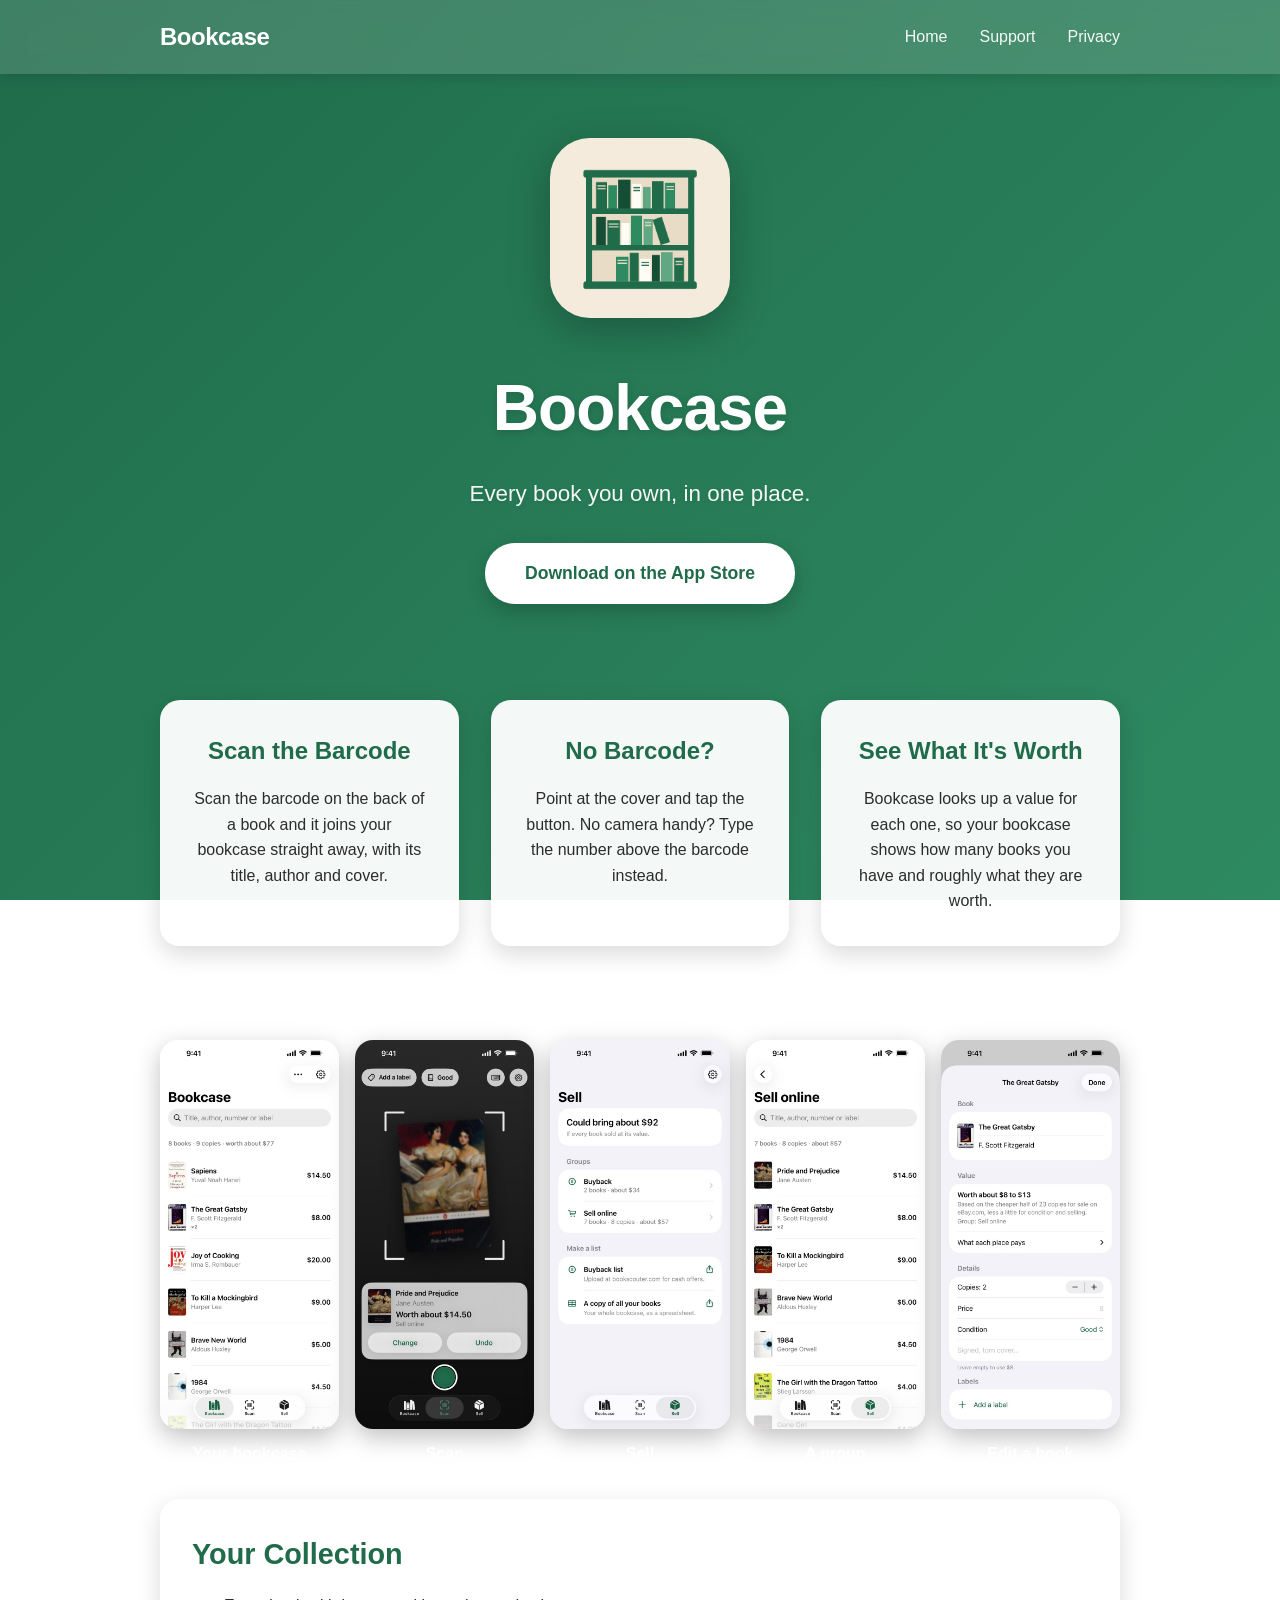
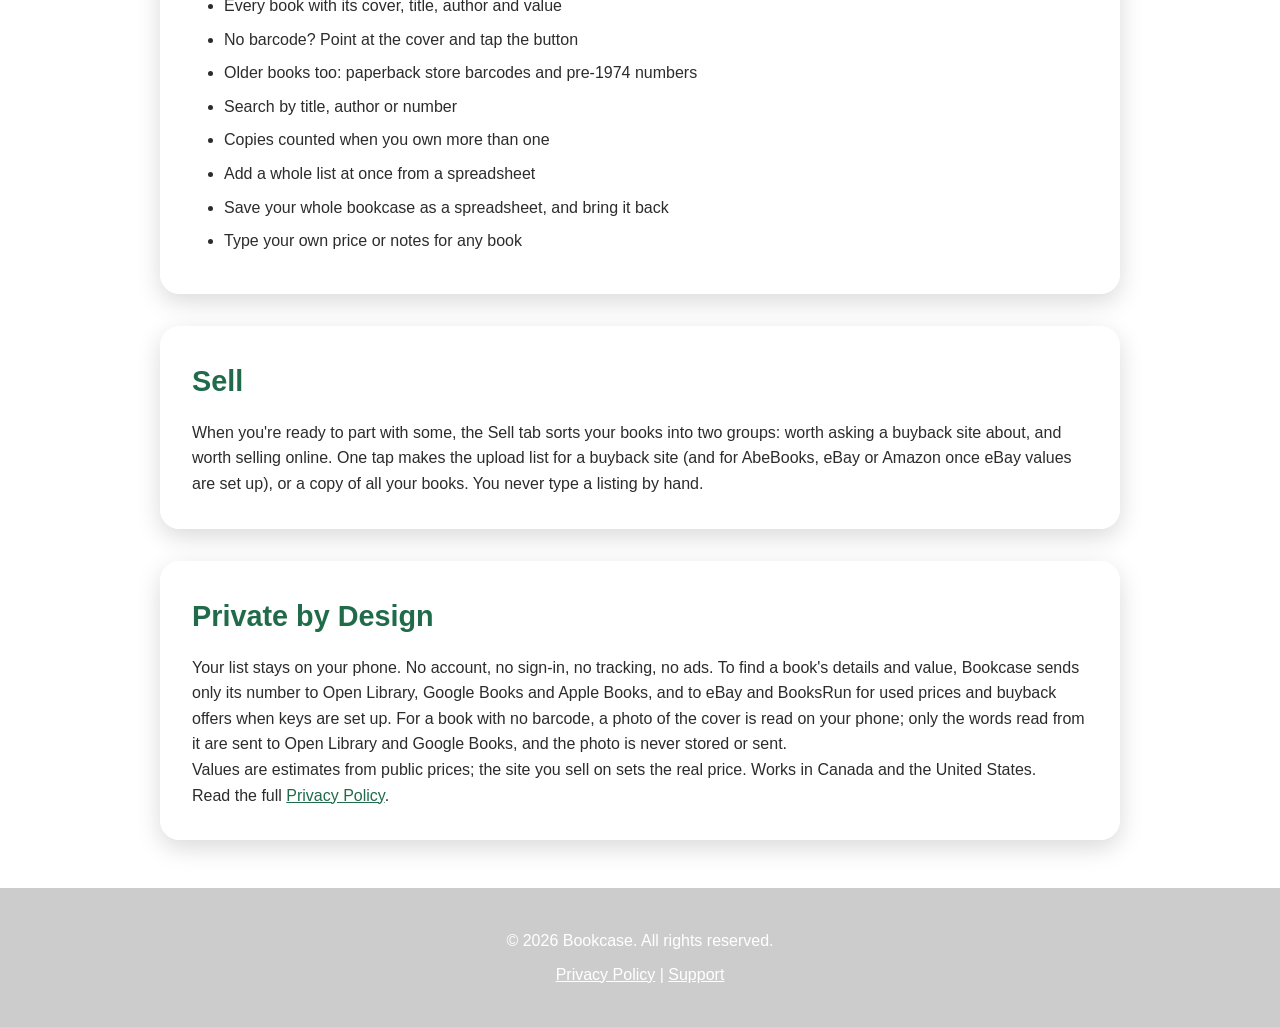
<file: index.html>
<!DOCTYPE html>
<html lang="en">
<head>
    <meta charset="UTF-8">
    <meta name="viewport" content="width=device-width, initial-scale=1.0">
    <meta name="robots" content="noindex, nofollow, noarchive">
    <title>Bookcase: Scan Your Shelf - Your books, with their value</title>
    <meta name="description" content="Scan a barcode and the book joins your bookcase with its title, cover and value. See what your collection is worth, and make a list when it's time to sell some.">
    <link rel="icon" type="image/png" href="bookcase-icon.png">
    <link rel="stylesheet" href="style.css">
</head>
<body>
    <nav>
        <div class="container">
            <h1>Bookcase</h1>
            <ul>
                <li><a href="index.html">Home</a></li>
                <li><a href="support.html">Support</a></li>
                <li><a href="privacy.html">Privacy</a></li>
            </ul>
        </div>
    </nav>

    <main class="container">
        <section class="hero">
            <div class="app-icon">
                <img src="bookcase-icon.png" alt="Bookcase App Icon" width="180" height="180">
            </div>
            <h2>Bookcase</h2>
            <p>Every book you own, in one place.</p>
            <div class="cta">
                <a href="https://apps.apple.com/app/id6824836922" class="button">Download on the App Store</a>
            </div>
        </section>

        <section class="features">
            <div class="feature-grid">
                <div class="feature">
                    <h4>Scan the Barcode</h4>
                    <p>Scan the barcode on the back of a book and it joins your bookcase straight away, with its title, author and cover.</p>
                </div>
                <div class="feature">
                    <h4>No Barcode?</h4>
                    <p>Point at the cover and tap the button. No camera handy? Type the number above the barcode instead.</p>
                </div>
                <div class="feature">
                    <h4>See What It's Worth</h4>
                    <p>Bookcase looks up a value for each one, so your bookcase shows how many books you have and roughly what they are worth.</p>
                </div>
            </div>
        </section>

        <section class="screenshots">
            <h3>See It</h3>
            <ul class="screenshot-row">
                <li>
                    <figure>
                        <img src="screenshots/01-bookcase.jpg" alt="The Bookcase tab: every book with its cover, title, author and value, and the total at the top" width="660" height="1434" loading="lazy" decoding="async">
                        <figcaption>Your bookcase</figcaption>
                    </figure>
                </li>
                <li>
                    <figure>
                        <img src="screenshots/02-scan.jpg" alt="The Scan tab: the camera reads a book, and a card shows its title, author and value" width="660" height="1434" loading="lazy" decoding="async">
                        <figcaption>Scan</figcaption>
                    </figure>
                </li>
                <li>
                    <figure>
                        <img src="screenshots/03-sell-and-give.jpg" alt="The Sell tab: books sorted into buyback and sell online groups, with lists to make" width="660" height="1434" loading="lazy" decoding="async">
                        <figcaption>Sell</figcaption>
                    </figure>
                </li>
                <li>
                    <figure>
                        <img src="screenshots/04-group.jpg" alt="A group: the books to sell online, with their values" width="660" height="1434" loading="lazy" decoding="async">
                        <figcaption>A group</figcaption>
                    </figure>
                </li>
                <li>
                    <figure>
                        <img src="screenshots/05-edit.jpg" alt="The edit sheet for a book: its value, copies, price, condition, notes and labels" width="660" height="1434" loading="lazy" decoding="async">
                        <figcaption>Edit a book</figcaption>
                    </figure>
                </li>
            </ul>
        </section>

        <section>
            <h3>Your Collection</h3>
            <ul>
                <li>Every book with its cover, title, author and value</li>
                <li>No barcode? Point at the cover and tap the button</li>
                <li>Older books too: paperback store barcodes and pre-1974 numbers</li>
                <li>Search by title, author or number</li>
                <li>Copies counted when you own more than one</li>
                <li>Add a whole list at once from a spreadsheet</li>
                <li>Save your whole bookcase as a spreadsheet, and bring it back</li>
                <li>Type your own price or notes for any book</li>
            </ul>
        </section>

        <section>
            <h3>Sell</h3>
            <p>When you're ready to part with some, the Sell tab sorts your books into two groups: worth asking a buyback site about, and worth selling online. One tap makes the upload list for a buyback site (and for AbeBooks, eBay or Amazon once eBay values are set up), or a copy of all your books. You never type a listing by hand.</p>
        </section>

        <section>
            <h3>Private by Design</h3>
            <p>Your list stays on your phone. No account, no sign-in, no tracking, no ads. To find a book's details and value, Bookcase sends only its number to Open Library, Google Books and Apple Books, and to eBay and BooksRun for used prices and buyback offers when keys are set up. For a book with no barcode, a photo of the cover is read on your phone; only the words read from it are sent to Open Library and Google Books, and the photo is never stored or sent.</p>
            <p>Values are estimates from public prices; the site you sell on sets the real price. Works in Canada and the United States.</p>
            <p>Read the full <a href="privacy.html">Privacy Policy</a>.</p>
        </section>
    </main>

    <footer>
        <div class="container">
            <p>&copy; 2026 Bookcase. All rights reserved.</p>
            <p><a href="privacy.html">Privacy Policy</a> | <a href="support.html">Support</a></p>
        </div>
    </footer>
</body>
</html>
</file>
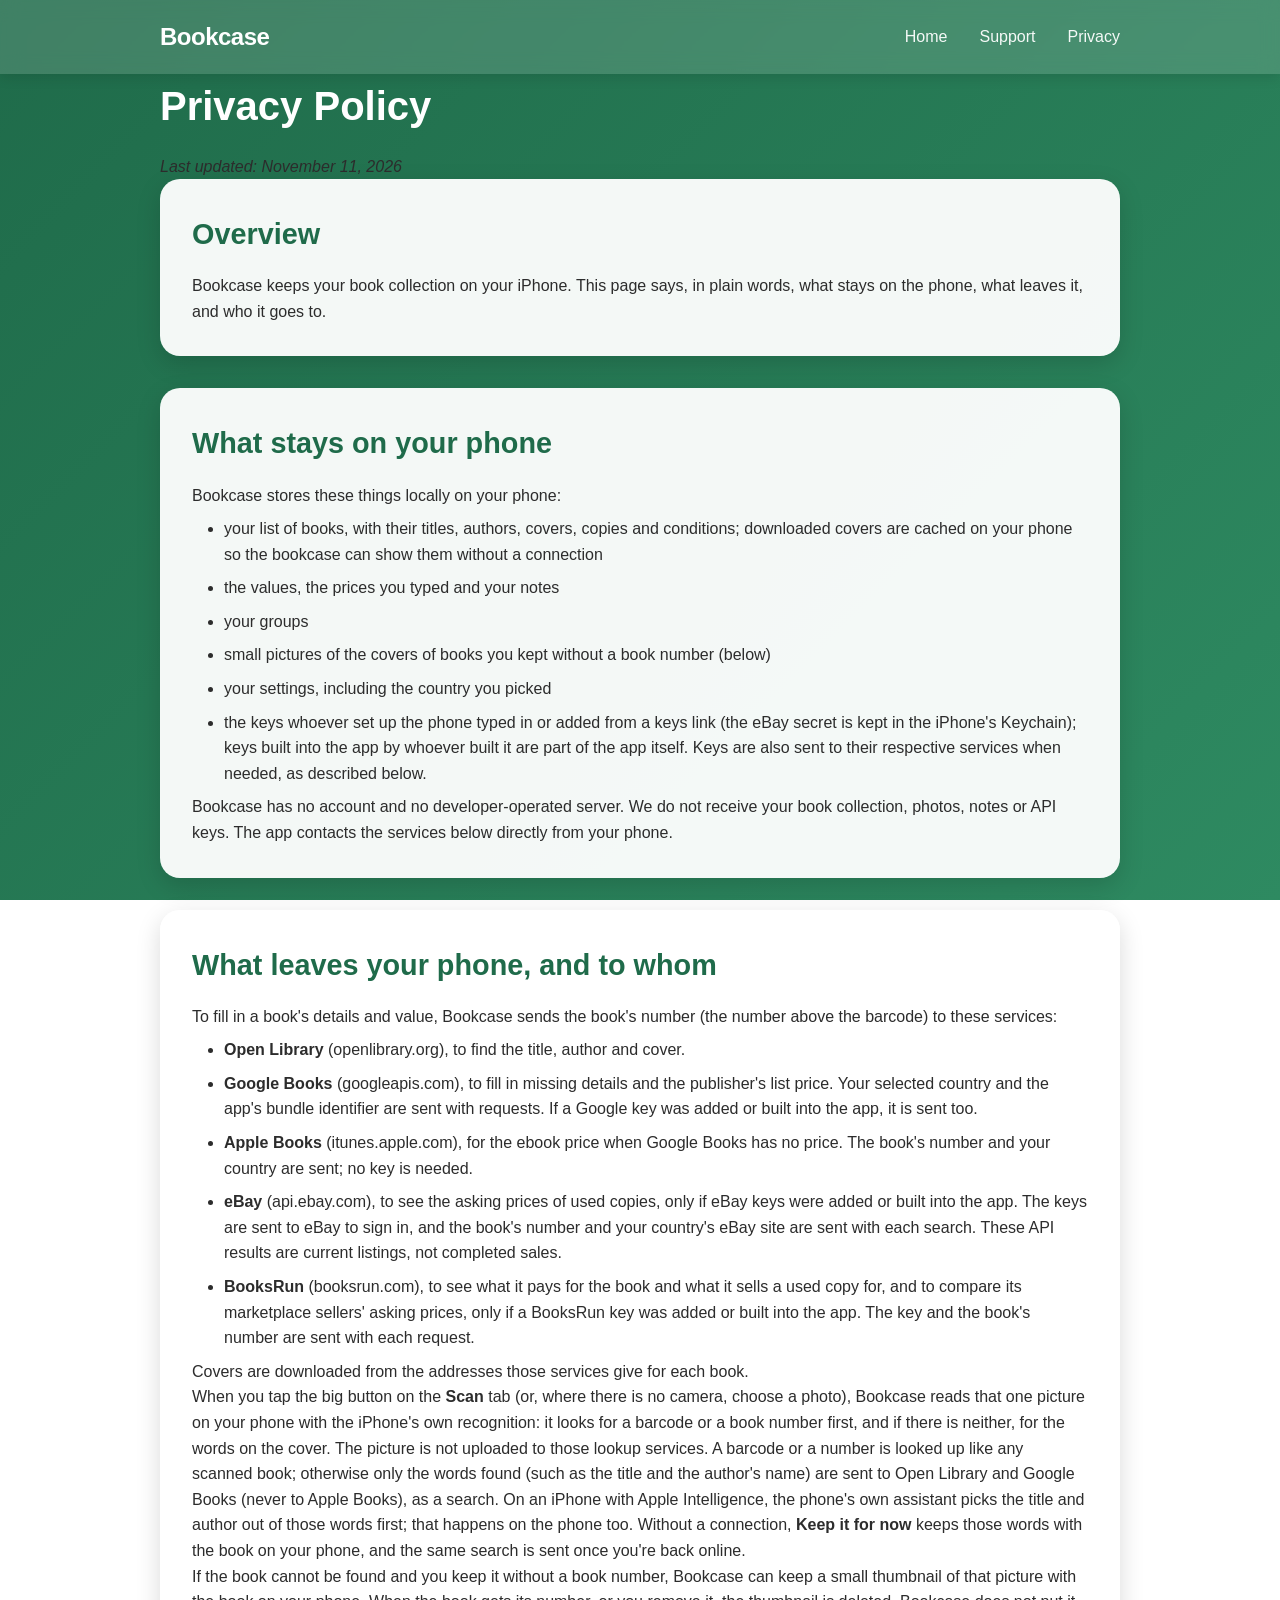
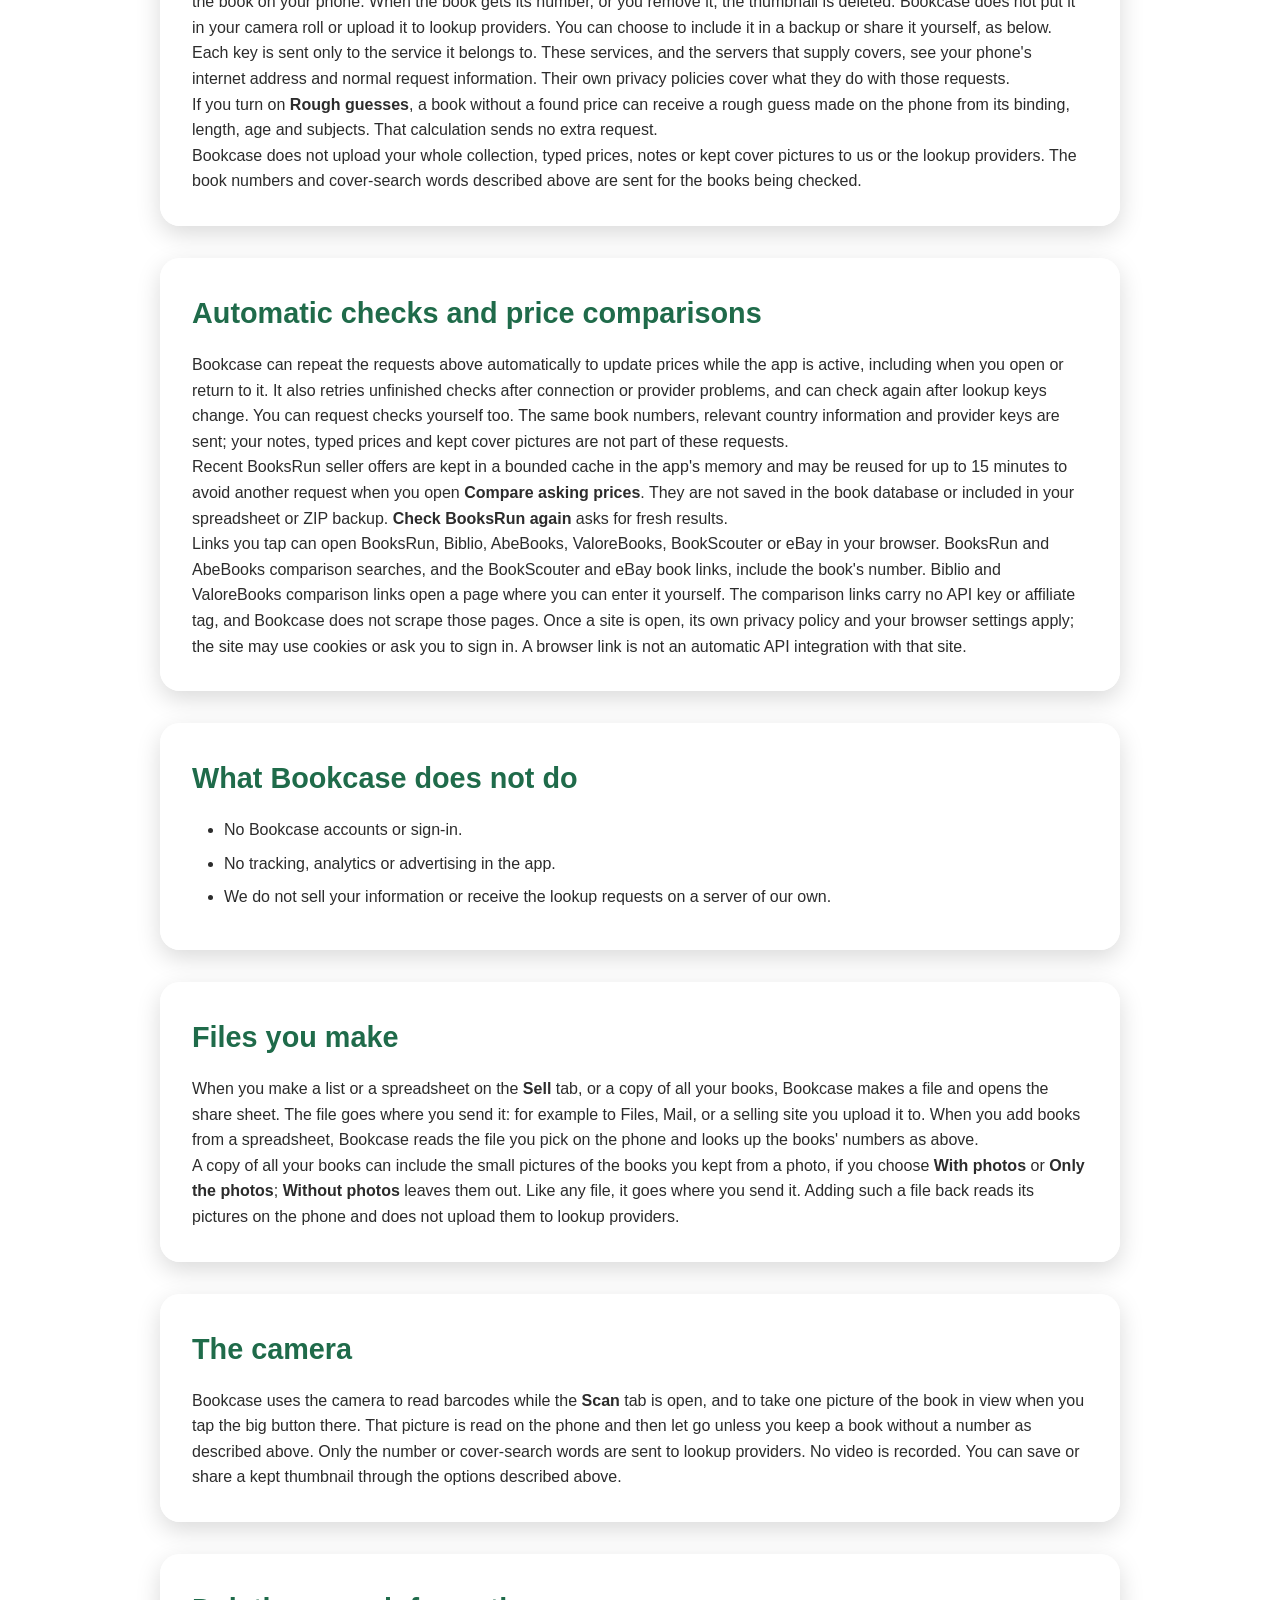
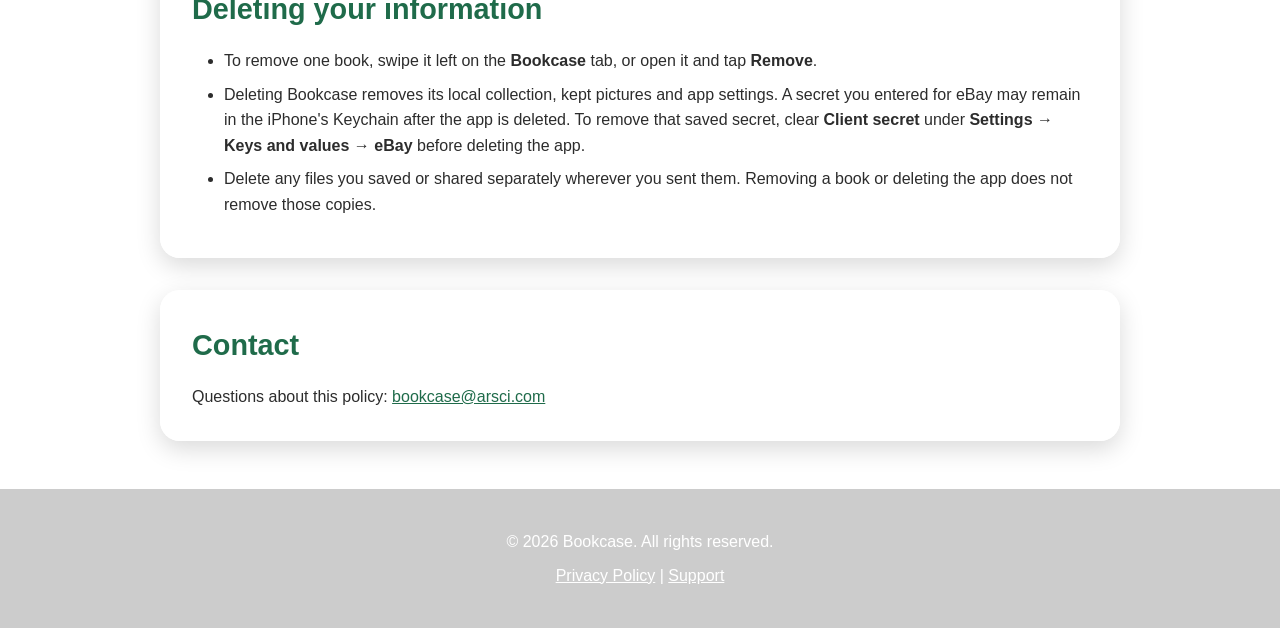
<file: privacy.html>
<!DOCTYPE html>
<html lang="en">
<head>
    <meta charset="UTF-8">
    <meta name="viewport" content="width=device-width, initial-scale=1.0">
    <meta name="robots" content="noindex, nofollow, noarchive">
    <title>Privacy Policy - Bookcase</title>
    <link rel="icon" type="image/png" href="bookcase-icon.png">
    <link rel="stylesheet" href="style.css">
</head>
<body>
    <nav>
        <div class="container">
            <h1>Bookcase</h1>
            <ul>
                <li><a href="index.html">Home</a></li>
                <li><a href="support.html">Support</a></li>
                <li><a href="privacy.html">Privacy</a></li>
            </ul>
        </div>
    </nav>

    <main class="container">
        <h2>Privacy Policy</h2>
        <p><em>Last updated: November 11, 2026</em></p>

        <section>
            <h3>Overview</h3>
            <p>Bookcase keeps your book collection on your iPhone. This page says, in plain words, what stays on the phone, what leaves it, and who it goes to.</p>
        </section>

        <section>
            <h3>What stays on your phone</h3>
            <p>Bookcase stores these things locally on your phone:</p>
            <ul>
                <li>your list of books, with their titles, authors, covers, copies and conditions; downloaded covers are cached on your phone so the bookcase can show them without a connection</li>
                <li>the values, the prices you typed and your notes</li>
                <li>your groups</li>
                <li>small pictures of the covers of books you kept without a book number (below)</li>
                <li>your settings, including the country you picked</li>
                <li>the keys whoever set up the phone typed in or added from a keys link (the eBay secret is kept in the iPhone's Keychain); keys built into the app by whoever built it are part of the app itself. Keys are also sent to their respective services when needed, as described below.</li>
            </ul>
            <p>Bookcase has no account and no developer-operated server. We do not receive your book collection, photos, notes or API keys. The app contacts the services below directly from your phone.</p>
        </section>

        <section>
            <h3>What leaves your phone, and to whom</h3>
            <p>To fill in a book's details and value, Bookcase sends the book's number (the number above the barcode) to these services:</p>
            <ul>
                <li><strong>Open Library</strong> (openlibrary.org), to find the title, author and cover.</li>
                <li><strong>Google Books</strong> (googleapis.com), to fill in missing details and the publisher's list price. Your selected country and the app's bundle identifier are sent with requests. If a Google key was added or built into the app, it is sent too.</li>
                <li><strong>Apple Books</strong> (itunes.apple.com), for the ebook price when Google Books has no price. The book's number and your country are sent; no key is needed.</li>
                <li><strong>eBay</strong> (api.ebay.com), to see the asking prices of used copies, only if eBay keys were added or built into the app. The keys are sent to eBay to sign in, and the book's number and your country's eBay site are sent with each search. These API results are current listings, not completed sales.</li>
                <li><strong>BooksRun</strong> (booksrun.com), to see what it pays for the book and what it sells a used copy for, and to compare its marketplace sellers' asking prices, only if a BooksRun key was added or built into the app. The key and the book's number are sent with each request.</li>
            </ul>
            <p>Covers are downloaded from the addresses those services give for each book.</p>
            <p>When you tap the big button on the <strong>Scan</strong> tab (or, where there is no camera, choose a photo), Bookcase reads that one picture on your phone with the iPhone's own recognition: it looks for a barcode or a book number first, and if there is neither, for the words on the cover. The picture is not uploaded to those lookup services. A barcode or a number is looked up like any scanned book; otherwise only the words found (such as the title and the author's name) are sent to Open Library and Google Books (never to Apple Books), as a search. On an iPhone with Apple Intelligence, the phone's own assistant picks the title and author out of those words first; that happens on the phone too. Without a connection, <strong>Keep it for now</strong> keeps those words with the book on your phone, and the same search is sent once you're back online.</p>
            <p>If the book cannot be found and you keep it without a book number, Bookcase can keep a small thumbnail of that picture with the book on your phone. When the book gets its number, or you remove it, the thumbnail is deleted. Bookcase does not put it in your camera roll or upload it to lookup providers. You can choose to include it in a backup or share it yourself, as below.</p>
            <p>Each key is sent only to the service it belongs to. These services, and the servers that supply covers, see your phone's internet address and normal request information. Their own privacy policies cover what they do with those requests.</p>
            <p>If you turn on <strong>Rough guesses</strong>, a book without a found price can receive a rough guess made on the phone from its binding, length, age and subjects. That calculation sends no extra request.</p>
            <p>Bookcase does not upload your whole collection, typed prices, notes or kept cover pictures to us or the lookup providers. The book numbers and cover-search words described above are sent for the books being checked.</p>
        </section>

        <section>
            <h3>Automatic checks and price comparisons</h3>
            <p>Bookcase can repeat the requests above automatically to update prices while the app is active, including when you open or return to it. It also retries unfinished checks after connection or provider problems, and can check again after lookup keys change. You can request checks yourself too. The same book numbers, relevant country information and provider keys are sent; your notes, typed prices and kept cover pictures are not part of these requests.</p>
            <p>Recent BooksRun seller offers are kept in a bounded cache in the app's memory and may be reused for up to 15 minutes to avoid another request when you open <strong>Compare asking prices</strong>. They are not saved in the book database or included in your spreadsheet or ZIP backup. <strong>Check BooksRun again</strong> asks for fresh results.</p>
            <p>Links you tap can open BooksRun, Biblio, AbeBooks, ValoreBooks, BookScouter or eBay in your browser. BooksRun and AbeBooks comparison searches, and the BookScouter and eBay book links, include the book's number. Biblio and ValoreBooks comparison links open a page where you can enter it yourself. The comparison links carry no API key or affiliate tag, and Bookcase does not scrape those pages. Once a site is open, its own privacy policy and your browser settings apply; the site may use cookies or ask you to sign in. A browser link is not an automatic API integration with that site.</p>
        </section>

        <section>
            <h3>What Bookcase does not do</h3>
            <ul>
                <li>No Bookcase accounts or sign-in.</li>
                <li>No tracking, analytics or advertising in the app.</li>
                <li>We do not sell your information or receive the lookup requests on a server of our own.</li>
            </ul>
        </section>

        <section>
            <h3>Files you make</h3>
            <p>When you make a list or a spreadsheet on the <strong>Sell</strong> tab, or a copy of all your books, Bookcase makes a file and opens the share sheet. The file goes where you send it: for example to Files, Mail, or a selling site you upload it to. When you add books from a spreadsheet, Bookcase reads the file you pick on the phone and looks up the books' numbers as above.</p>
            <p>A copy of all your books can include the small pictures of the books you kept from a photo, if you choose <strong>With photos</strong> or <strong>Only the photos</strong>; <strong>Without photos</strong> leaves them out. Like any file, it goes where you send it. Adding such a file back reads its pictures on the phone and does not upload them to lookup providers.</p>
        </section>

        <section>
            <h3>The camera</h3>
            <p>Bookcase uses the camera to read barcodes while the <strong>Scan</strong> tab is open, and to take one picture of the book in view when you tap the big button there. That picture is read on the phone and then let go unless you keep a book without a number as described above. Only the number or cover-search words are sent to lookup providers. No video is recorded. You can save or share a kept thumbnail through the options described above.</p>
        </section>

        <section>
            <h3>Deleting your information</h3>
            <ul>
                <li>To remove one book, swipe it left on the <strong>Bookcase</strong> tab, or open it and tap <strong>Remove</strong>.</li>
                <li>Deleting Bookcase removes its local collection, kept pictures and app settings. A secret you entered for eBay may remain in the iPhone's Keychain after the app is deleted. To remove that saved secret, clear <strong>Client secret</strong> under <strong>Settings → Keys and values → eBay</strong> before deleting the app.</li>
                <li>Delete any files you saved or shared separately wherever you sent them. Removing a book or deleting the app does not remove those copies.</li>
            </ul>
        </section>

        <section>
            <h3>Contact</h3>
            <p>Questions about this policy: <span class="contact" data-u="bookcase" data-d="arsci.com"><noscript>bookcase at arsci dot com</noscript></span></p>
        </section>
    </main>

    <footer>
        <div class="container">
            <p>&copy; 2026 Bookcase. All rights reserved.</p>
            <p><a href="privacy.html">Privacy Policy</a> | <a href="support.html">Support</a></p>
        </div>
    </footer>
    <script>
        // Builds the contact link on load so no address sits in the page source.
        document.querySelectorAll('.contact[data-u][data-d]').forEach(function (el) {
            var address = el.dataset.u + String.fromCharCode(64) + el.dataset.d;
            var link = document.createElement('a');
            link.href = 'mail' + 'to:' + address;
            link.textContent = address;
            el.replaceChildren(link);
        });
    </script>
</body>
</html>
</file>
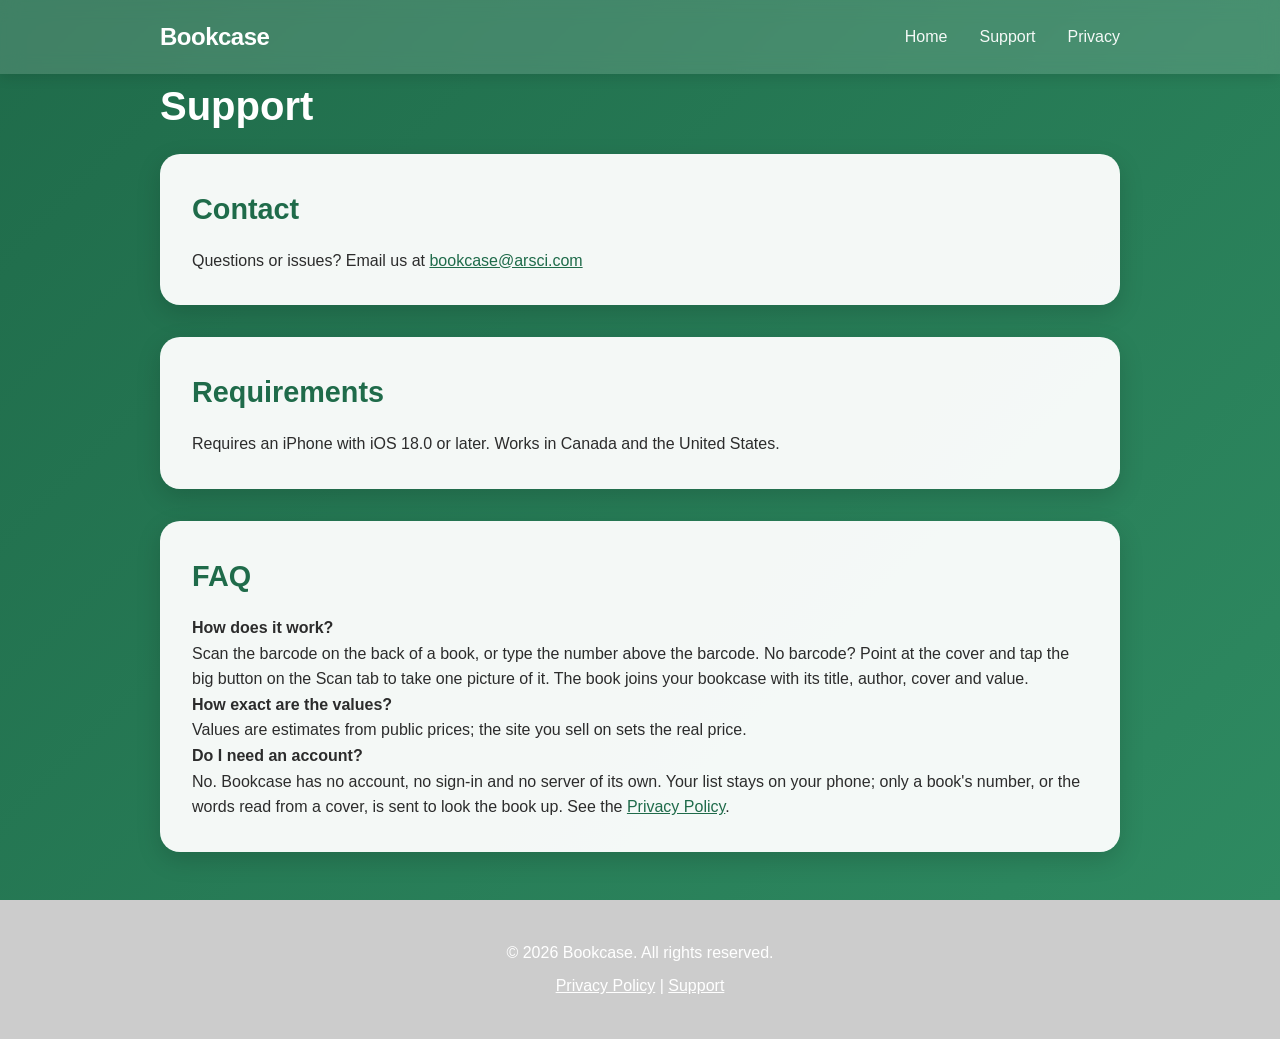
<file: support.html>
<!DOCTYPE html>
<html lang="en">
<head>
    <meta charset="UTF-8">
    <meta name="viewport" content="width=device-width, initial-scale=1.0">
    <meta name="robots" content="noindex, nofollow, noarchive">
    <title>Support - Bookcase</title>
    <link rel="icon" type="image/png" href="bookcase-icon.png">
    <link rel="stylesheet" href="style.css">
</head>
<body>
    <nav>
        <div class="container">
            <h1>Bookcase</h1>
            <ul>
                <li><a href="index.html">Home</a></li>
                <li><a href="support.html">Support</a></li>
                <li><a href="privacy.html">Privacy</a></li>
            </ul>
        </div>
    </nav>

    <main class="container">
        <h2>Support</h2>

        <section>
            <h3>Contact</h3>
            <p>Questions or issues? Email us at <span class="contact" data-u="bookcase" data-d="arsci.com"><noscript>bookcase at arsci dot com</noscript></span></p>
        </section>

        <section>
            <h3>Requirements</h3>
            <p>Requires an iPhone with iOS 18.0 or later. Works in Canada and the United States.</p>
        </section>

        <section>
            <h3>FAQ</h3>
            <p><strong>How does it work?</strong><br>
            Scan the barcode on the back of a book, or type the number above the barcode. No barcode? Point at the cover and tap the big button on the Scan tab to take one picture of it. The book joins your bookcase with its title, author, cover and value.</p>
            <p><strong>How exact are the values?</strong><br>
            Values are estimates from public prices; the site you sell on sets the real price.</p>
            <p><strong>Do I need an account?</strong><br>
            No. Bookcase has no account, no sign-in and no server of its own. Your list stays on your phone; only a book's number, or the words read from a cover, is sent to look the book up. See the <a href="privacy.html">Privacy Policy</a>.</p>
        </section>
    </main>

    <footer>
        <div class="container">
            <p>&copy; 2026 Bookcase. All rights reserved.</p>
            <p><a href="privacy.html">Privacy Policy</a> | <a href="support.html">Support</a></p>
        </div>
    </footer>
    <script>
        // Builds the contact link on load so no address sits in the page source.
        document.querySelectorAll('.contact[data-u][data-d]').forEach(function (el) {
            var address = el.dataset.u + String.fromCharCode(64) + el.dataset.d;
            var link = document.createElement('a');
            link.href = 'mail' + 'to:' + address;
            link.textContent = address;
            el.replaceChildren(link);
        });
    </script>
</body>
</html>
</file>
<file: style.css>
* {
    margin: 0;
    padding: 0;
    box-sizing: border-box;
}

:root {
    --gradient-start: #1F6B4A;
    --gradient-end: #2E8A61;
    --text-dark: #2c2c2c;
    --text-light: rgba(255, 255, 255, 0.95);
}

body {
    font-family: -apple-system, BlinkMacSystemFont, 'Segoe UI', Roboto, Oxygen, Ubuntu, Cantarell, sans-serif;
    line-height: 1.6;
    color: var(--text-dark);
    background: linear-gradient(135deg, var(--gradient-start) 0%, var(--gradient-end) 100%);
    background-attachment: fixed;
}

.container {
    max-width: 1000px;
    margin: 0 auto;
    padding: 0 20px;
}

/* Navigation */
nav {
    background: rgba(255, 255, 255, 0.15);
    backdrop-filter: blur(10px);
    -webkit-backdrop-filter: blur(10px);
    color: white;
    padding: 1rem 0;
    box-shadow: 0 4px 12px rgba(0, 0, 0, 0.1);
}

nav .container {
    display: flex;
    justify-content: space-between;
    align-items: center;
}

nav h1 {
    font-size: 1.5rem;
    font-weight: 700;
    letter-spacing: -0.5px;
}

nav ul {
    display: flex;
    list-style: none;
    gap: 2rem;
}

nav a {
    color: var(--text-light);
    text-decoration: none;
    transition: opacity 0.3s;
    font-weight: 500;
}

nav a:hover {
    opacity: 0.8;
}

/* Main Content */
main {
    padding: 3rem 0;
    min-height: calc(100vh - 200px);
}

main h2 {
    font-size: 2.5rem;
    margin-bottom: 1rem;
    color: white;
}

main h3 {
    font-size: 1.8rem;
    margin: 2rem 0 1rem;
    color: white;
}

main h4 {
    font-size: 1.3rem;
    margin: 1.5rem 0 0.5rem;
    color: white;
}

section {
    margin-bottom: 2rem;
}

/* Content sections (for support and privacy pages) */
main section:not(.hero):not(.features):not(.screenshots) {
    background: rgba(255, 255, 255, 0.95);
    padding: 2rem;
    border-radius: 20px;
    box-shadow: 0 8px 24px rgba(0, 0, 0, 0.15);
}

main section:not(.hero):not(.features):not(.screenshots) h3 {
    color: var(--gradient-start);
    margin-top: 0;
}

main section:not(.hero):not(.features):not(.screenshots) p,
main section:not(.hero):not(.features):not(.screenshots) li {
    color: var(--text-dark);
}

/* Hero Section */
.hero {
    text-align: center;
    padding: 4rem 0;
}

.app-icon {
    margin-bottom: 2rem;
}

.app-icon img {
    border-radius: 40px;
    box-shadow: 0 12px 40px rgba(0, 0, 0, 0.25);
    transition: transform 0.3s ease;
}

.app-icon img:hover {
    transform: scale(1.05);
}

.hero h2 {
    font-size: 4rem;
    margin-bottom: 1rem;
    font-weight: 700;
    letter-spacing: -1px;
    color: white;
    text-shadow: 0 2px 8px rgba(0, 0, 0, 0.15);
}

.hero p {
    font-size: 1.4rem;
    color: var(--text-light);
    margin-bottom: 2rem;
    text-shadow: 0 1px 4px rgba(0, 0, 0, 0.1);
}

.cta {
    margin-top: 2rem;
}

.button {
    display: inline-block;
    background: white;
    color: var(--gradient-start);
    padding: 1rem 2.5rem;
    text-decoration: none;
    border-radius: 30px;
    font-size: 1.1rem;
    font-weight: 600;
    transition: all 0.3s ease;
    box-shadow: 0 8px 20px rgba(0, 0, 0, 0.2);
}

.button:hover {
    transform: translateY(-2px);
    box-shadow: 0 12px 28px rgba(0, 0, 0, 0.25);
}

/* Features Grid */
.feature-grid {
    display: grid;
    grid-template-columns: repeat(auto-fit, minmax(250px, 1fr));
    gap: 2rem;
    margin-top: 2rem;
}

.feature {
    padding: 2rem;
    background: rgba(255, 255, 255, 0.95);
    border-radius: 20px;
    text-align: center;
    box-shadow: 0 8px 24px rgba(0, 0, 0, 0.15);
    transition: transform 0.3s ease, box-shadow 0.3s ease;
}

.feature:hover {
    transform: translateY(-4px);
    box-shadow: 0 12px 32px rgba(0, 0, 0, 0.2);
}

.feature h4 {
    margin: 0 0 1rem 0;
    font-size: 1.5rem;
    color: var(--gradient-start);
    font-weight: 700;
}

.feature p {
    color: var(--text-dark);
}

/* Screenshots: a row of five on desktop, a swipeable row on phones */
.screenshots h3 {
    text-align: center;
}

.screenshot-row {
    display: grid;
    grid-template-columns: repeat(5, 1fr);
    gap: 1rem;
    list-style: none;
    margin: 0;
    padding: 0;
}

.screenshot-row li {
    margin: 0;
}

.screenshot-row img {
    display: block;
    width: 100%;
    height: auto;
    border-radius: 18px;
    box-shadow: 0 8px 24px rgba(0, 0, 0, 0.25);
}

.screenshot-row figcaption {
    margin-top: 0.75rem;
    text-align: center;
    color: var(--text-light);
    font-weight: 600;
}

/* FAQ */
.faq {
    background: rgba(255, 255, 255, 0.95);
    padding: 1.5rem;
    margin-bottom: 1rem;
    border-radius: 15px;
    border-left: 4px solid var(--gradient-start);
    box-shadow: 0 4px 12px rgba(0, 0, 0, 0.1);
}

.faq h4 {
    margin: 0 0 0.5rem 0;
    color: var(--gradient-start);
    font-weight: 700;
}

.faq p {
    color: var(--text-dark);
}

/* Links */
a {
    color: var(--gradient-start);
}

a:hover {
    color: var(--gradient-end);
}

/* Lists */
ul {
    margin-left: 2rem;
    margin-top: 0.5rem;
}

li {
    margin-bottom: 0.5rem;
}

/* Footer */
footer {
    background: rgba(0, 0, 0, 0.2);
    backdrop-filter: blur(10px);
    -webkit-backdrop-filter: blur(10px);
    color: white;
    text-align: center;
    padding: 2rem 0;
    margin-top: 3rem;
}

footer a {
    color: white;
    text-decoration: underline;
}

footer a:hover {
    opacity: 0.8;
}

footer p {
    margin: 0.5rem 0;
}

/* Responsive */
@media (max-width: 768px) {
    nav .container {
        flex-direction: column;
        gap: 1rem;
    }

    nav ul {
        gap: 1rem;
    }

    .hero h2 {
        font-size: 2rem;
    }

    main h2 {
        font-size: 2rem;
    }

    .screenshot-row {
        display: flex;
        overflow-x: auto;
        scroll-snap-type: x mandatory;
        -webkit-overflow-scrolling: touch;
        padding-bottom: 1rem;
    }

    .screenshot-row li {
        flex: 0 0 62%;
        max-width: 260px;
        scroll-snap-align: center;
    }
}
</file>
